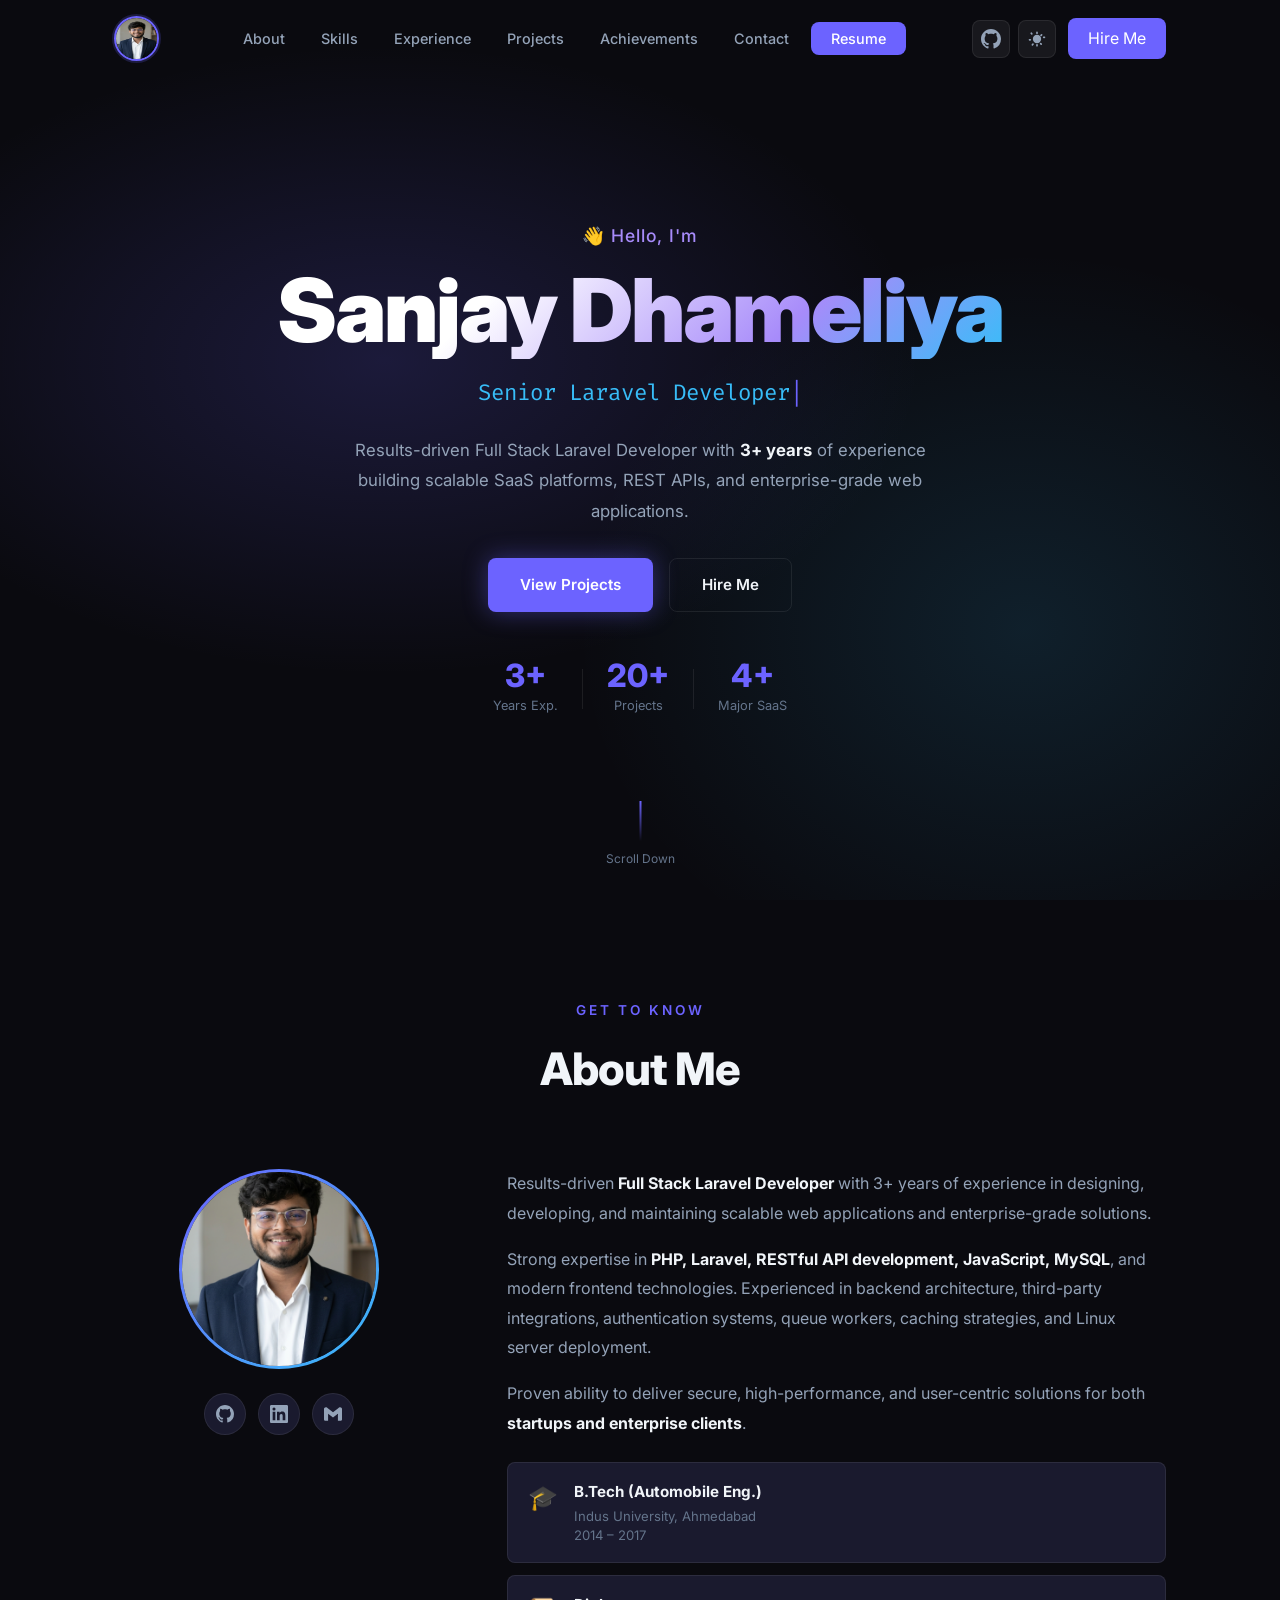
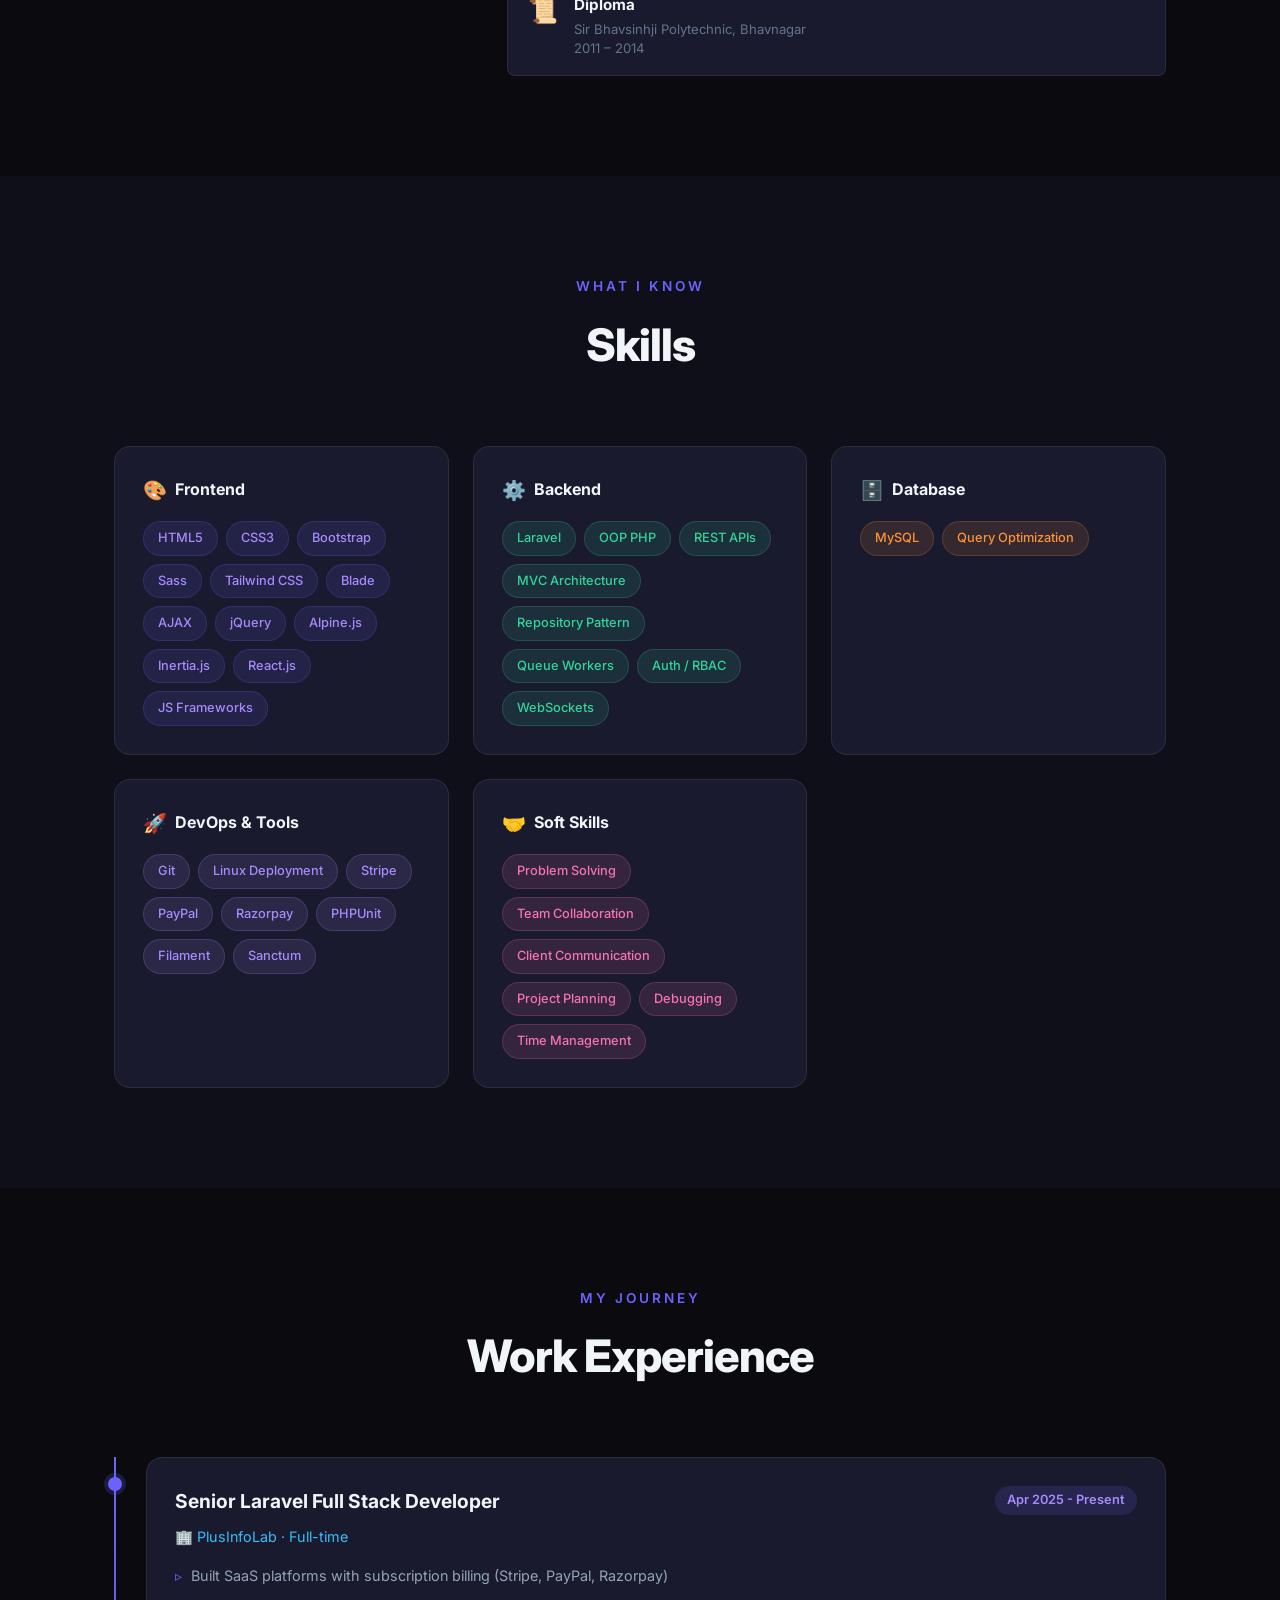
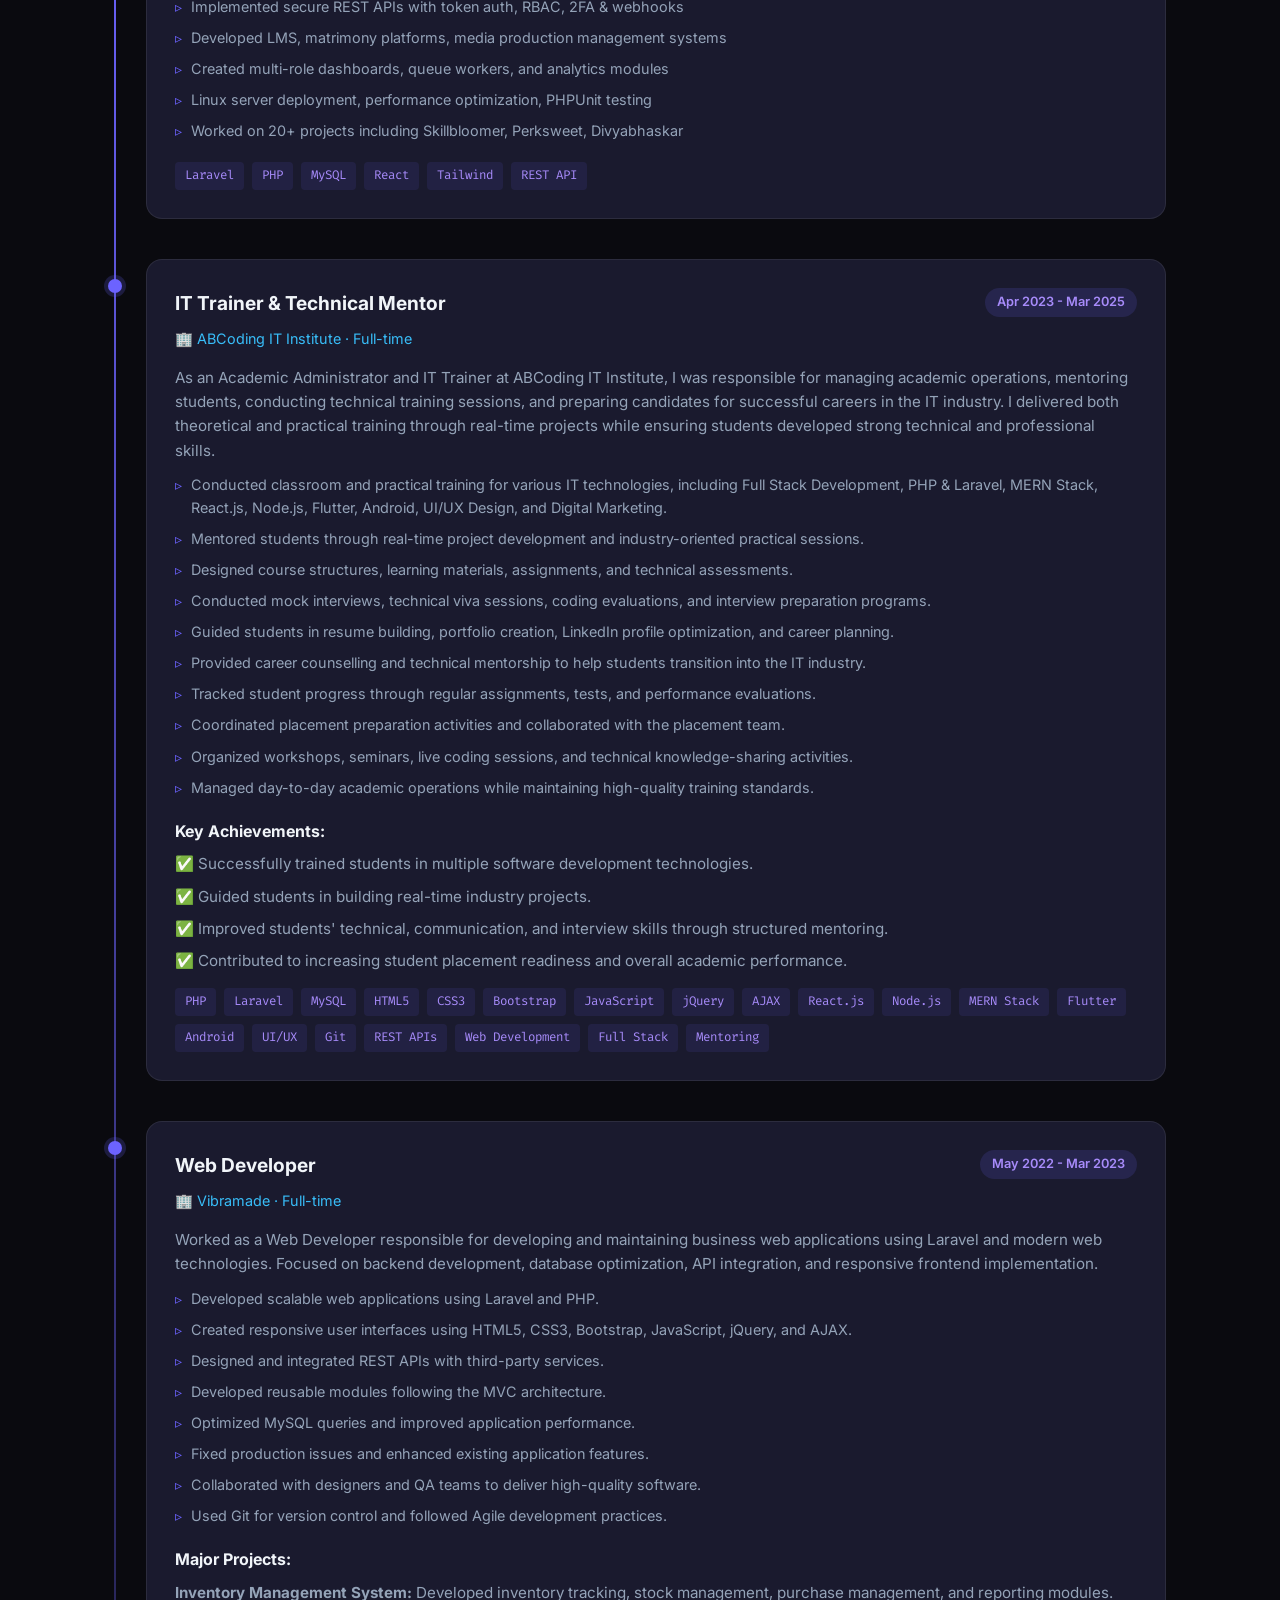
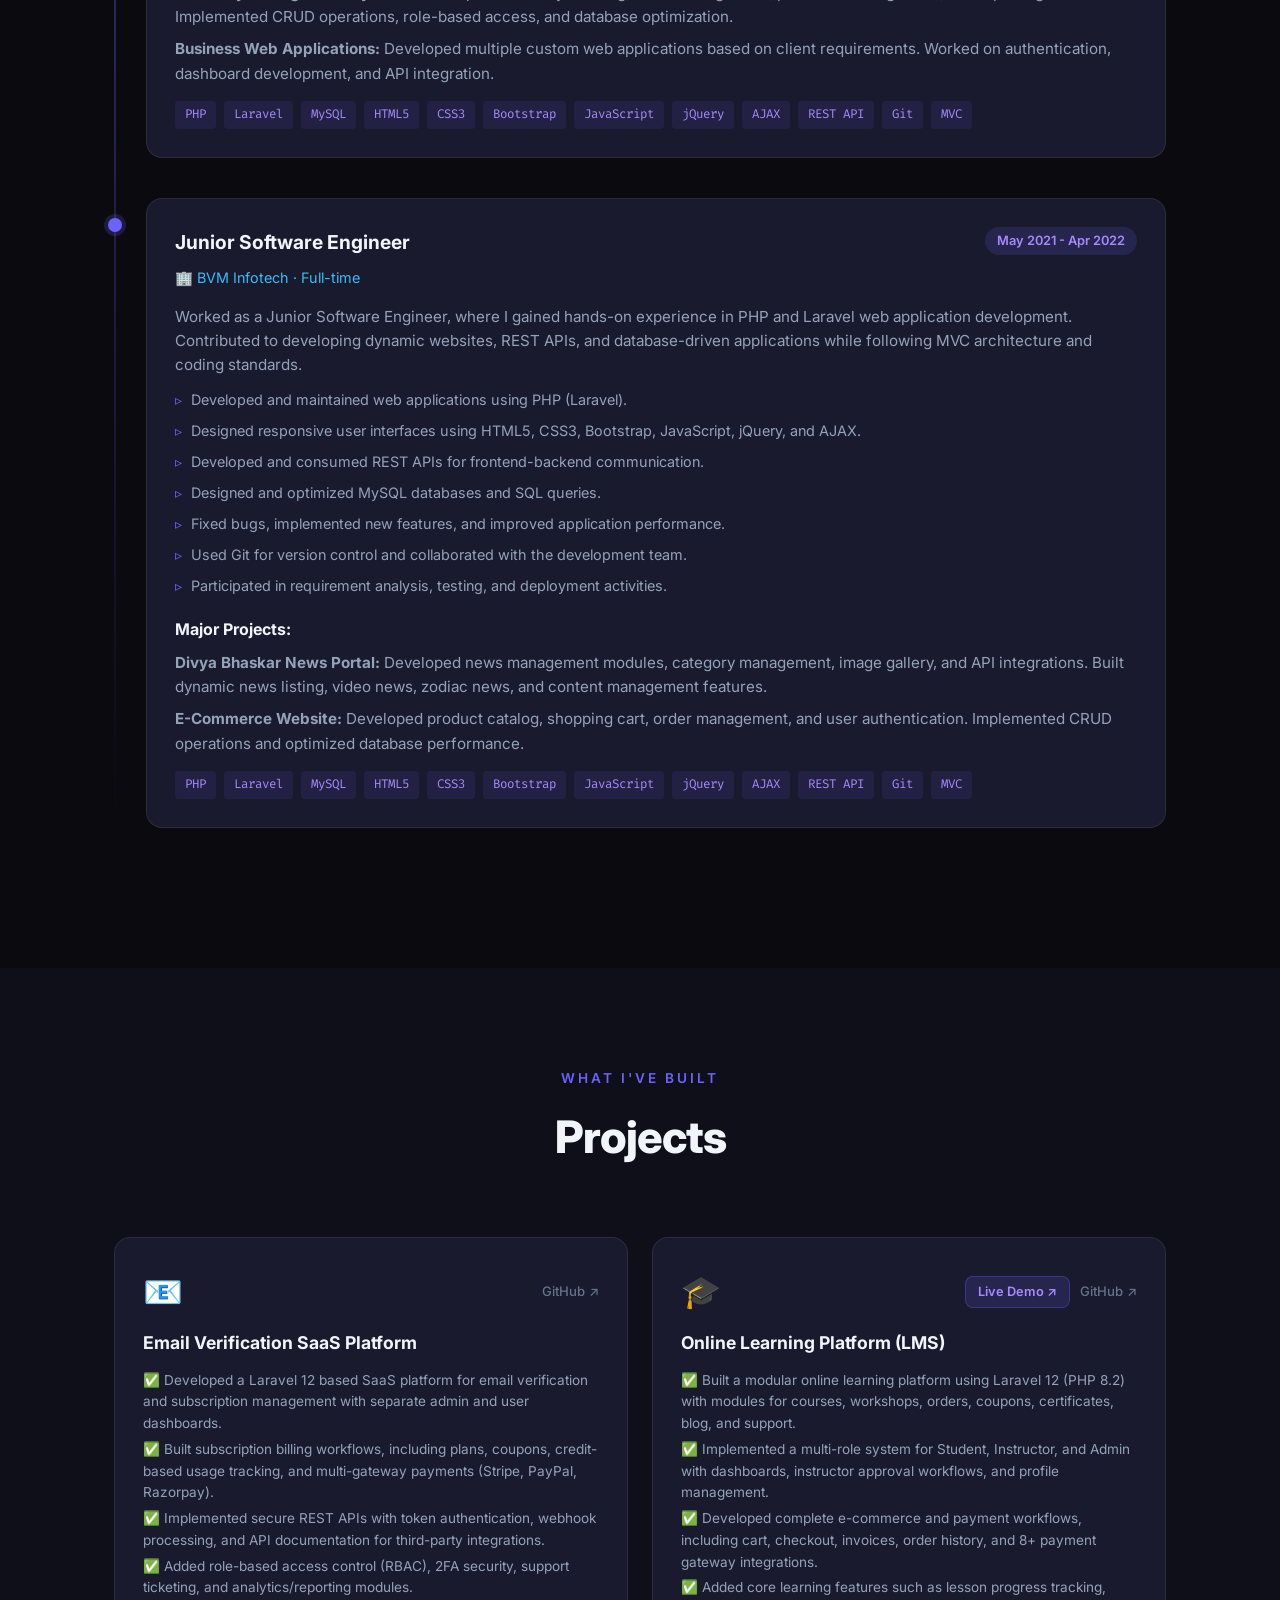
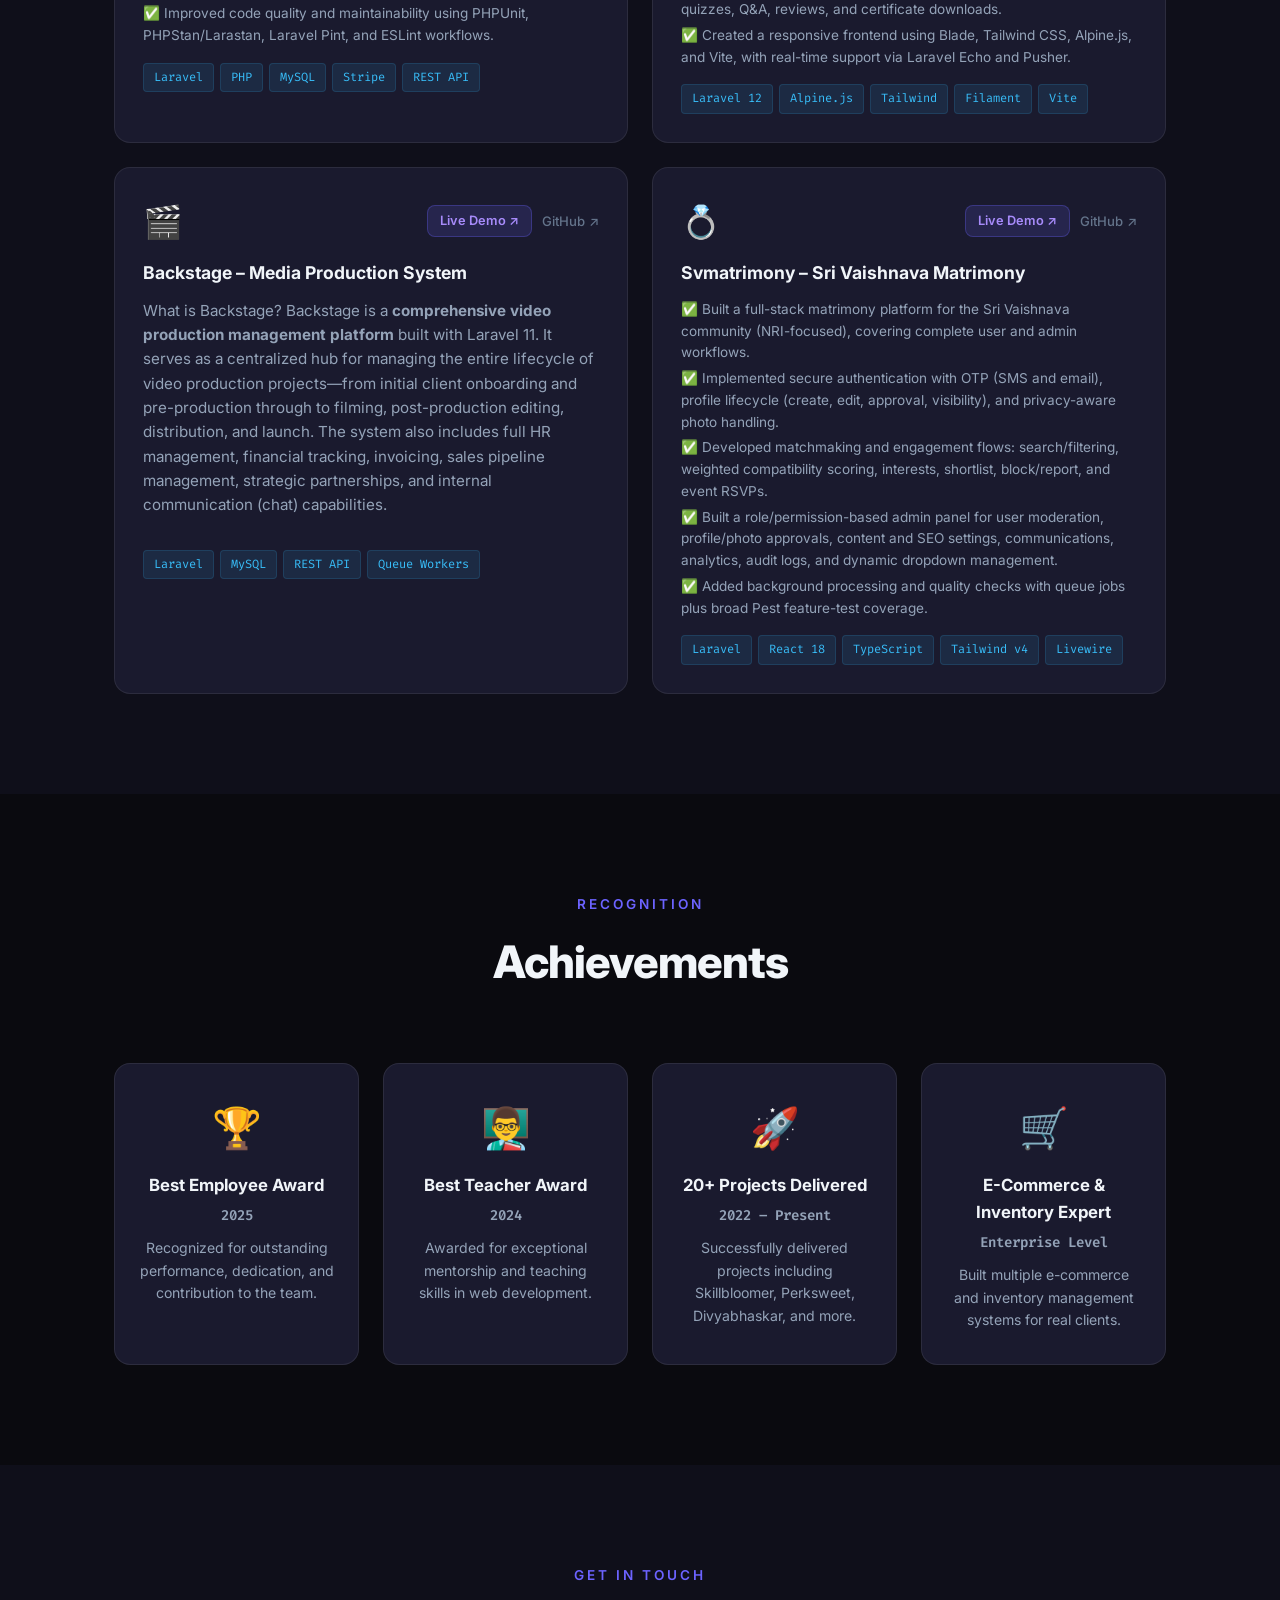
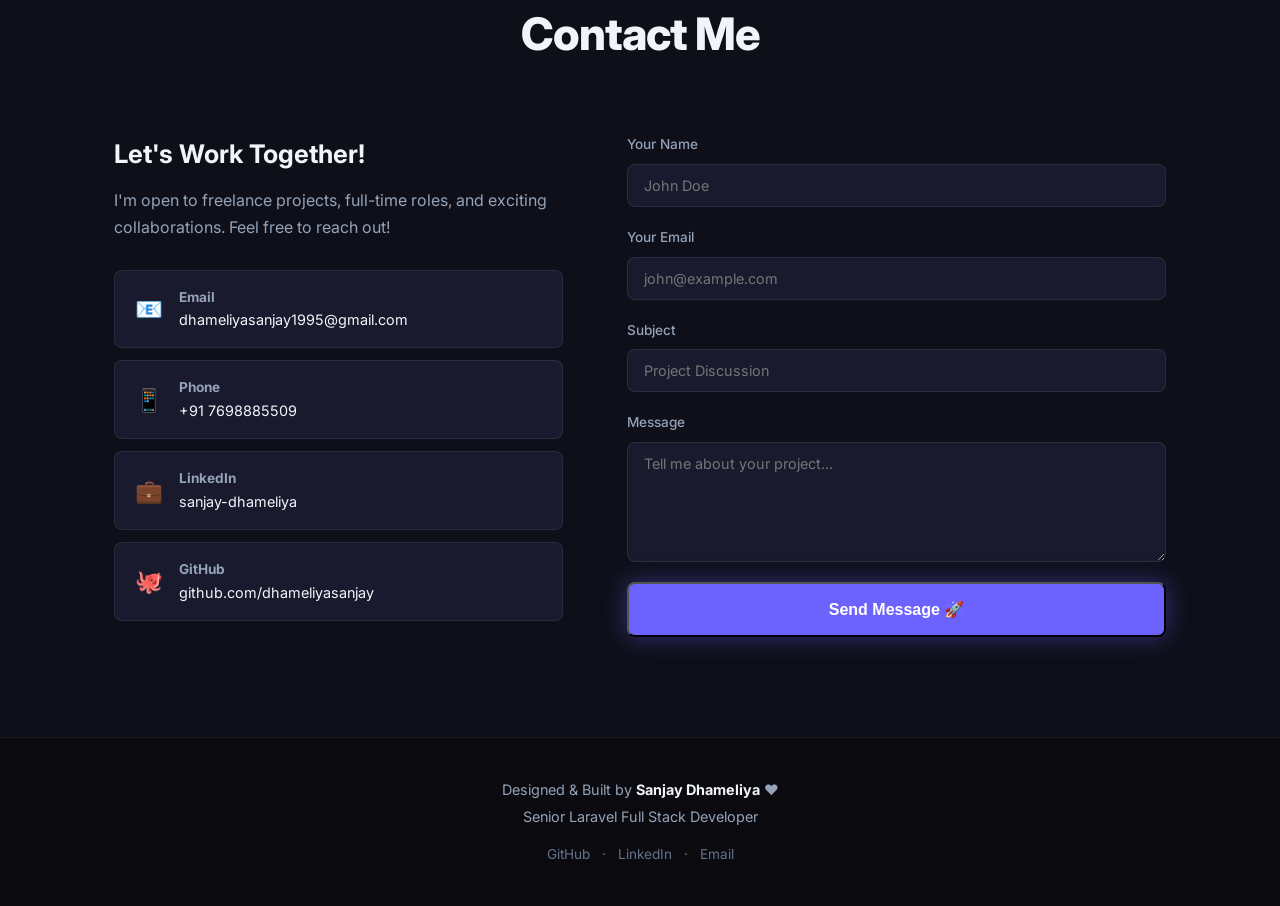
<file: index.html>
<!DOCTYPE html>
<html lang="en">
<head>
  <meta charset="UTF-8" />
  <meta name="viewport" content="width=device-width, initial-scale=1.0" />
  <title>Sanjay Dhameliya | Senior Laravel Full Stack Developer</title>
  <meta name="description" content="Senior Laravel Full Stack Developer with 3+ years experience in SaaS, APIs & Scalable Web Applications." />
  <link rel="preconnect" href="https://fonts.googleapis.com" />
  <link href="https://fonts.googleapis.com/css2?family=Inter:wght@300;400;500;600;700;800;900&family=Fira+Code:wght@400;500&display=swap" rel="stylesheet" />
  <link rel="stylesheet" href="style.css" />
</head>
<body>

  <!-- NAV -->
  <nav class="navbar" id="navbar">
    <div class="nav-container">
      <a href="#hero" class="nav-logo"><img class="dot" src="images/s1.png" alt="SD" /><span ></span></a>
      <ul class="nav-links" id="navLinks">
        <li><a href="#about">About</a></li>
        <li><a href="#skills">Skills</a></li>
        <li><a href="#experience">Experience</a></li>
        <li><a href="#projects">Projects</a></li>
        <li><a href="#achievements">Achievements</a></li>
        <li><a href="#contact">Contact</a></li>
        <li><a href="resume/index.html" target="_blank" class="btn-resume">Resume</a></li>
        <li class="mobile-theme-row" style="display:none;">
          <a href="https://github.com/dhameliyasanjay" target="_blank" class="nav-icon-btn" title="GitHub" aria-label="GitHub">
            <svg viewBox="0 0 24 24" fill="currentColor" width="20" height="20"><path d="M12 0C5.37 0 0 5.37 0 12c0 5.31 3.435 9.795 8.205 11.385.6.105.825-.255.825-.57 0-.285-.015-1.23-.015-2.235-3.015.555-3.795-.735-4.035-1.41-.135-.345-.72-1.41-1.23-1.695-.42-.225-1.02-.78-.015-.795.945-.015 1.62.87 1.845 1.23 1.08 1.815 2.805 1.305 3.495.99.105-.78.42-1.305.765-1.605-2.67-.3-5.46-1.335-5.46-5.925 0-1.305.465-2.385 1.23-3.225-.12-.3-.54-1.53.12-3.18 0 0 1.005-.315 3.3 1.23.96-.27 1.98-.405 3-.405s2.04.135 3 .405c2.295-1.56 3.3-1.23 3.3-1.23.66 1.65.24 2.88.12 3.18.765.84 1.23 1.905 1.23 3.225 0 4.605-2.805 5.625-5.475 5.925.435.375.81 1.095.81 2.22 0 1.605-.015 2.895-.015 3.3 0 .315.225.69.825.57A12.02 12.02 0 0024 12c0-6.63-5.37-12-12-12z"/></svg>
          </a>
          <button class="nav-icon-btn" id="themeToggleMobile" title="Toggle Theme" aria-label="Toggle Theme">
            <svg id="themeIconMobile" viewBox="0 0 24 24" fill="currentColor" width="20" height="20"><path d="M12 3a1 1 0 011 1v1a1 1 0 11-2 0V4a1 1 0 011-1zm0 15a1 1 0 011 1v1a1 1 0 11-2 0v-1a1 1 0 011-1zm9-9a1 1 0 110 2h-1a1 1 0 110-2h1zM4 12a1 1 0 110 2H3a1 1 0 110-2h1zm14.243-5.757a1 1 0 010 1.414l-.707.707a1 1 0 11-1.414-1.414l.707-.707a1 1 0 011.414 0zM7.879 17.536a1 1 0 010 1.414l-.707.707a1 1 0 11-1.414-1.414l.707-.707a1 1 0 011.414 0zm9.9 1.414a1 1 0 01-1.414 0l-.707-.707a1 1 0 011.414-1.414l.707.707a1 1 0 010 1.414zM6.464 6.464a1 1 0 01-1.414 0l-.707-.707A1 1 0 015.757 4.343l.707.707a1 1 0 010 1.414zM12 7a5 5 0 110 10A5 5 0 0112 7z"/></svg>
          </button>
          <span style="color:var(--text3); font-size:0.85rem;">Toggle Theme</span>
        </li>
      </ul>

      <div class="nav-actions">
        <a href="https://github.com/dhameliyasanjay" target="_blank" class="nav-icon-btn" title="GitHub" aria-label="GitHub">
          <svg viewBox="0 0 24 24" fill="currentColor" width="20" height="20"><path d="M12 0C5.37 0 0 5.37 0 12c0 5.31 3.435 9.795 8.205 11.385.6.105.825-.255.825-.57 0-.285-.015-1.23-.015-2.235-3.015.555-3.795-.735-4.035-1.41-.135-.345-.72-1.41-1.23-1.695-.42-.225-1.02-.78-.015-.795.945-.015 1.62.87 1.845 1.23 1.08 1.815 2.805 1.305 3.495.99.105-.78.42-1.305.765-1.605-2.67-.3-5.46-1.335-5.46-5.925 0-1.305.465-2.385 1.23-3.225-.12-.3-.54-1.53.12-3.18 0 0 1.005-.315 3.3 1.23.96-.27 1.98-.405 3-.405s2.04.135 3 .405c2.295-1.56 3.3-1.23 3.3-1.23.66 1.65.24 2.88.12 3.18.765.84 1.23 1.905 1.23 3.225 0 4.605-2.805 5.625-5.475 5.925.435.375.81 1.095.81 2.22 0 1.605-.015 2.895-.015 3.3 0 .315.225.69.825.57A12.02 12.02 0 0024 12c0-6.63-5.37-12-12-12z"/></svg>
        </a>
        <button class="nav-icon-btn" id="themeToggle" title="Toggle Theme" aria-label="Toggle Theme">
          <svg id="themeIcon" viewBox="0 0 24 24" fill="currentColor" width="20" height="20"><path d="M12 3a1 1 0 011 1v1a1 1 0 11-2 0V4a1 1 0 011-1zm0 15a1 1 0 011 1v1a1 1 0 11-2 0v-1a1 1 0 011-1zm9-9a1 1 0 110 2h-1a1 1 0 110-2h1zM4 12a1 1 0 110 2H3a1 1 0 110-2h1zm14.243-5.757a1 1 0 010 1.414l-.707.707a1 1 0 11-1.414-1.414l.707-.707a1 1 0 011.414 0zM7.879 17.536a1 1 0 010 1.414l-.707.707a1 1 0 11-1.414-1.414l.707-.707a1 1 0 011.414 0zm9.9 1.414a1 1 0 01-1.414 0l-.707-.707a1 1 0 011.414-1.414l.707.707a1 1 0 010 1.414zM6.464 6.464a1 1 0 01-1.414 0l-.707-.707A1 1 0 015.757 4.343l.707.707a1 1 0 010 1.414zM12 7a5 5 0 110 10A5 5 0 0112 7z"/></svg>
        </button>
        <a href="#contact" class="btn-resume nav-hire-btn">Hire Me</a>
      </div>
      <button class="hamburger" id="hamburger" aria-label="Menu">
        <span></span><span></span><span></span>
      </button>
    </div>
  </nav>

  <!-- HERO -->
  <section class="hero" id="hero">
    <div class="hero-bg"></div>
    <div class="hero-content">
      <p class="hero-greeting reveal">👋 Hello, I'm</p>
      <h1 class="hero-name reveal">Sanjay Dhameliya</h1>
      <h2 class="hero-role reveal">
        <span class="typed-text" id="typedText"></span><span class="cursor">|</span>
      </h2>
      <p class="hero-desc reveal">
        Results-driven Full Stack Laravel Developer with <strong>3+ years</strong> of experience building scalable SaaS platforms, REST APIs, and enterprise-grade web applications.
      </p>
      <div class="hero-btns reveal">
        <a href="#projects" class="btn-primary">View Projects</a>
        <a href="#contact" class="btn-secondary">Hire Me</a>
      </div>
      <div class="hero-stats reveal">
        <div class="stat"><span class="stat-num">3+</span><span class="stat-label">Years Exp.</span></div>
        <div class="stat-divider"></div>
        <div class="stat"><span class="stat-num">20+</span><span class="stat-label">Projects</span></div>
        <div class="stat-divider"></div>
        <div class="stat"><span class="stat-num">4</span><span class="stat-label">Major SaaS</span></div>
      </div>
    </div>
    <div class="hero-scroll">
      <span></span>
      <p>Scroll Down</p>
    </div>
  </section>

  <!-- ABOUT -->
  <section class="section" id="about">
    <div class="container">
      <div class="section-header reveal">
        <p class="section-tag">Get To Know</p>
        <h2 class="section-title">About Me</h2>
      </div>
      <div class="about-grid">
        <div class="about-image reveal">
          <div class="about-avatar">
            <div class="avatar-inner">
              <img src="images/s1.png" alt="Sanjay Dhameliya" class="avatar-img" />
            </div>
          </div>
          <div class="about-socials">
            <a href="https://github.com/dhameliyasanjay" target="_blank" class="social-link" title="GitHub">
              <svg viewBox="0 0 24 24" fill="currentColor"><path d="M12 0C5.37 0 0 5.37 0 12c0 5.31 3.435 9.795 8.205 11.385.6.105.825-.255.825-.57 0-.285-.015-1.23-.015-2.235-3.015.555-3.795-.735-4.035-1.41-.135-.345-.72-1.41-1.23-1.695-.42-.225-1.02-.78-.015-.795.945-.015 1.62.87 1.845 1.23 1.08 1.815 2.805 1.305 3.495.99.105-.78.42-1.305.765-1.605-2.67-.3-5.46-1.335-5.46-5.925 0-1.305.465-2.385 1.23-3.225-.12-.3-.54-1.53.12-3.18 0 0 1.005-.315 3.3 1.23.96-.27 1.98-.405 3-.405s2.04.135 3 .405c2.295-1.56 3.3-1.23 3.3-1.23.66 1.65.24 2.88.12 3.18.765.84 1.23 1.905 1.23 3.225 0 4.605-2.805 5.625-5.475 5.925.435.375.81 1.095.81 2.22 0 1.605-.015 2.895-.015 3.3 0 .315.225.69.825.57A12.02 12.02 0 0024 12c0-6.63-5.37-12-12-12z"/></svg>
            </a>
            <a href="https://www.linkedin.com/in/sanjay-dhameliya" target="_blank" class="social-link" title="LinkedIn">
              <svg viewBox="0 0 24 24" fill="currentColor"><path d="M20.447 20.452h-3.554v-5.569c0-1.328-.027-3.037-1.852-3.037-1.853 0-2.136 1.445-2.136 2.939v5.667H9.351V9h3.414v1.561h.046c.477-.9 1.637-1.85 3.37-1.85 3.601 0 4.267 2.37 4.267 5.455v6.286zM5.337 7.433a2.062 2.062 0 01-2.063-2.065 2.064 2.064 0 112.063 2.065zm1.782 13.019H3.555V9h3.564v11.452zM22.225 0H1.771C.792 0 0 .774 0 1.729v20.542C0 23.227.792 24 1.771 24h20.451C23.2 24 24 23.227 24 22.271V1.729C24 .774 23.2 0 22.222 0h.003z"/></svg>
            </a>
            <a href="mailto:dhameliyasanjay1995@gmail.com" class="social-link" title="Email">
              <svg viewBox="0 0 24 24" fill="currentColor"><path d="M24 5.457v13.909c0 .904-.732 1.636-1.636 1.636h-3.819V11.73L12 16.64l-6.545-4.91v9.273H1.636A1.636 1.636 0 010 19.366V5.457c0-2.023 2.309-3.178 3.927-1.964L5.455 4.64 12 9.548l6.545-4.91 1.528-1.145C21.69 2.28 24 3.434 24 5.457z"/></svg>
            </a>
          </div>
        </div>
        <div class="about-text reveal">
          <p>Results-driven <strong>Full Stack Laravel Developer</strong> with 3+ years of experience in designing, developing, and maintaining scalable web applications and enterprise-grade solutions.</p>
          <p>Strong expertise in <strong>PHP, Laravel, RESTful API development, JavaScript, MySQL</strong>, and modern frontend technologies. Experienced in backend architecture, third-party integrations, authentication systems, queue workers, caching strategies, and Linux server deployment.</p>
          <p>Proven ability to deliver secure, high-performance, and user-centric solutions for both <strong>startups and enterprise clients</strong>.</p>
          <div class="about-cards">
            <div class="about-card">
              <span class="about-card-icon">🎓</span>
              <div>
                <strong>B.Tech (Automobile Eng.)</strong>
                <p>Indus University, Ahmedabad<br/>2014 – 2017</p>
              </div>
            </div>
            <div class="about-card">
              <span class="about-card-icon">📜</span>
              <div>
                <strong>Diploma</strong>
                <p>Sir Bhavsinhji Polytechnic, Bhavnagar<br/>2011 – 2014</p>
              </div>
            </div>
          </div>
        </div>
      </div>
    </div>
  </section>

  <!-- SKILLS -->
  <section class="section section-dark" id="skills">
    <div class="container">
      <div class="section-header reveal">
        <p class="section-tag">What I Know</p>
        <h2 class="section-title">Skills</h2>
      </div>
      <div class="skills-grid">
        <div class="skill-group reveal">
          <h3 class="skill-group-title"><span class="skill-icon">🎨</span> Frontend</h3>
          <div class="skill-tags">
            <span class="tag">HTML5</span><span class="tag">CSS3</span><span class="tag">Bootstrap</span>
            <span class="tag">Sass</span><span class="tag">Tailwind CSS</span><span class="tag">Blade</span>
            <span class="tag">AJAX</span><span class="tag">jQuery</span><span class="tag">Alpine.js</span>
            <span class="tag">Inertia.js</span><span class="tag">React.js</span><span class="tag">JS Frameworks</span>
          </div>
        </div>
        <div class="skill-group reveal">
          <h3 class="skill-group-title"><span class="skill-icon">⚙️</span> Backend</h3>
          <div class="skill-tags">
            <span class="tag tag-green">Laravel</span><span class="tag tag-green">OOP PHP</span>
            <span class="tag tag-green">REST APIs</span><span class="tag tag-green">MVC Architecture</span>
            <span class="tag tag-green">Repository Pattern</span><span class="tag tag-green">Queue Workers</span>
            <span class="tag tag-green">Auth / RBAC</span><span class="tag tag-green">WebSockets</span>
          </div>
        </div>
        <div class="skill-group reveal">
          <h3 class="skill-group-title"><span class="skill-icon">🗄️</span> Database</h3>
          <div class="skill-tags">
            <span class="tag tag-orange">MySQL</span><span class="tag tag-orange">Query Optimization</span>
          </div>
        </div>
        <div class="skill-group reveal">
          <h3 class="skill-group-title"><span class="skill-icon">🚀</span> DevOps & Tools</h3>
          <div class="skill-tags">
            <span class="tag tag-purple">Git</span><span class="tag tag-purple">Linux Deployment</span>
            <span class="tag tag-purple">Stripe</span><span class="tag tag-purple">PayPal</span>
            <span class="tag tag-purple">Razorpay</span><span class="tag tag-purple">PHPUnit</span>
            <span class="tag tag-purple">Filament</span><span class="tag tag-purple">Sanctum</span>
          </div>
        </div>
        <div class="skill-group reveal">
          <h3 class="skill-group-title"><span class="skill-icon">🤝</span> Soft Skills</h3>
          <div class="skill-tags">
            <span class="tag tag-pink">Problem Solving</span><span class="tag tag-pink">Team Collaboration</span>
            <span class="tag tag-pink">Client Communication</span><span class="tag tag-pink">Project Planning</span>
            <span class="tag tag-pink">Debugging</span><span class="tag tag-pink">Time Management</span>
          </div>
        </div>
      </div>
    </div>
  </section>

  <!-- EXPERIENCE -->
  <section class="section" id="experience">
    <div class="container">
      <div class="section-header reveal">
        <p class="section-tag">My Journey</p>
        <h2 class="section-title">Work Experience</h2>
      </div>
      <div class="timeline">
        <div class="timeline-item reveal">
          <div class="timeline-dot"></div>
          <div class="timeline-card">
            <div class="timeline-header">
              <h3>Senior Laravel Full Stack Developer</h3>
              <span class="timeline-badge">Apr 2025 - Present</span>
            </div>
            <p class="timeline-company">🏢 PlusInfoLab · Full-time</p>
            <ul class="timeline-list">
              <li>Built SaaS platforms with subscription billing (Stripe, PayPal, Razorpay)</li>
              <li>Implemented secure REST APIs with token auth, RBAC, 2FA & webhooks</li>
              <li>Developed LMS, matrimony platforms, media production management systems</li>
              <li>Created multi-role dashboards, queue workers, and analytics modules</li>
              <li>Linux server deployment, performance optimization, PHPUnit testing</li>
              <li>Worked on 20+ projects including Skillbloomer, Perksweet, Divyabhaskar</li>
            </ul>
            <div class="timeline-tech">
              <span>Laravel</span><span>PHP</span><span>MySQL</span><span>React</span><span>Tailwind</span><span>REST API</span>
            </div>
          </div>
        </div>

        <div class="timeline-item reveal">
          <div class="timeline-dot"></div>
          <div class="timeline-card">
            <div class="timeline-header">
              <h3>IT Trainer & Technical Mentor</h3>
              <span class="timeline-badge">Apr 2023 - Mar 2025</span>
            </div>
            <p class="timeline-company">🏢 ABCoding IT Institute · Full-time</p>
            <p style="margin: 10px 0; color: var(--text2); font-size: 0.95rem; line-height: 1.6;">As an Academic Administrator and IT Trainer at ABCoding IT Institute, I was responsible for managing academic operations, mentoring students, conducting technical training sessions, and preparing candidates for successful careers in the IT industry. I delivered both theoretical and practical training through real-time projects while ensuring students developed strong technical and professional skills.</p>
            <ul class="timeline-list">
              <li>Conducted classroom and practical training for various IT technologies, including Full Stack Development, PHP & Laravel, MERN Stack, React.js, Node.js, Flutter, Android, UI/UX Design, and Digital Marketing.</li>
              <li>Mentored students through real-time project development and industry-oriented practical sessions.</li>
              <li>Designed course structures, learning materials, assignments, and technical assessments.</li>
              <li>Conducted mock interviews, technical viva sessions, coding evaluations, and interview preparation programs.</li>
              <li>Guided students in resume building, portfolio creation, LinkedIn profile optimization, and career planning.</li>
              <li>Provided career counselling and technical mentorship to help students transition into the IT industry.</li>
              <li>Tracked student progress through regular assignments, tests, and performance evaluations.</li>
              <li>Coordinated placement preparation activities and collaborated with the placement team.</li>
              <li>Organized workshops, seminars, live coding sessions, and technical knowledge-sharing activities.</li>
              <li>Managed day-to-day academic operations while maintaining high-quality training standards.</li>
            </ul>
            <div style="margin: 15px 0;">
              <strong style="color: var(--text); display: block; margin-bottom: 8px;">Key Achievements:</strong>
              <ul style="list-style: none; padding-left: 0; margin-bottom: 0;">
                <li style="margin-bottom: 8px; color: var(--text2); font-size: 0.95rem; line-height: 1.6;">✅ Successfully trained students in multiple software development technologies.</li>
                <li style="margin-bottom: 8px; color: var(--text2); font-size: 0.95rem; line-height: 1.6;">✅ Guided students in building real-time industry projects.</li>
                <li style="margin-bottom: 8px; color: var(--text2); font-size: 0.95rem; line-height: 1.6;">✅ Improved students' technical, communication, and interview skills through structured mentoring.</li>
                <li style="color: var(--text2); font-size: 0.95rem; line-height: 1.6;">✅ Contributed to increasing student placement readiness and overall academic performance.</li>
              </ul>
            </div>
            <div class="timeline-tech">
              <span>PHP</span><span>Laravel</span><span>MySQL</span><span>HTML5</span><span>CSS3</span><span>Bootstrap</span><span>JavaScript</span><span>jQuery</span><span>AJAX</span><span>React.js</span><span>Node.js</span><span>MERN Stack</span><span>Flutter</span><span>Android</span><span>UI/UX</span><span>Git</span><span>REST APIs</span><span>Web Development</span><span>Full Stack</span><span>Mentoring</span>
            </div>
          </div>
        </div>

        <div class="timeline-item reveal">
          <div class="timeline-dot"></div>
          <div class="timeline-card">
            <div class="timeline-header">
              <h3>Web Developer</h3>
              <span class="timeline-badge">May 2022 - Mar 2023</span>
            </div>
            <p class="timeline-company">🏢 Vibramade · Full-time</p>
            <p style="margin: 10px 0; color: var(--text2); font-size: 0.95rem; line-height: 1.6;">Worked as a Web Developer responsible for developing and maintaining business web applications using Laravel and modern web technologies. Focused on backend development, database optimization, API integration, and responsive frontend implementation.</p>
            <ul class="timeline-list">
              <li>Developed scalable web applications using Laravel and PHP.</li>
              <li>Created responsive user interfaces using HTML5, CSS3, Bootstrap, JavaScript, jQuery, and AJAX.</li>
              <li>Designed and integrated REST APIs with third-party services.</li>
              <li>Developed reusable modules following the MVC architecture.</li>
              <li>Optimized MySQL queries and improved application performance.</li>
              <li>Fixed production issues and enhanced existing application features.</li>
              <li>Collaborated with designers and QA teams to deliver high-quality software.</li>
              <li>Used Git for version control and followed Agile development practices.</li>
            </ul>
            <div style="margin: 15px 0;">
              <strong style="color: var(--text); display: block; margin-bottom: 8px;">Major Projects:</strong>
              <ul style="list-style: none; padding-left: 0; margin-bottom: 0;">
                <li style="margin-bottom: 8px; color: var(--text2); font-size: 0.95rem; line-height: 1.6;"><strong style="color: var(--primary);">Inventory Management System:</strong> Developed inventory tracking, stock management, purchase management, and reporting modules. Implemented CRUD operations, role-based access, and database optimization.</li>
                <li style="color: var(--text2); font-size: 0.95rem; line-height: 1.6;"><strong style="color: var(--primary);">Business Web Applications:</strong> Developed multiple custom web applications based on client requirements. Worked on authentication, dashboard development, and API integration.</li>
              </ul>
            </div>
            <div class="timeline-tech">
              <span>PHP</span><span>Laravel</span><span>MySQL</span><span>HTML5</span><span>CSS3</span><span>Bootstrap</span><span>JavaScript</span><span>jQuery</span><span>AJAX</span><span>REST API</span><span>Git</span><span>MVC</span>
            </div>
          </div>
        </div>

        <div class="timeline-item reveal">
          <div class="timeline-dot"></div>
          <div class="timeline-card">
            <div class="timeline-header">
              <h3>Junior Software Engineer</h3>
              <span class="timeline-badge">May 2021 - Apr 2022</span>
            </div>
            <p class="timeline-company">🏢 BVM Infotech · Full-time</p>
            <p style="margin: 10px 0; color: var(--text2); font-size: 0.95rem; line-height: 1.6;">Worked as a Junior Software Engineer, where I gained hands-on experience in PHP and Laravel web application development. Contributed to developing dynamic websites, REST APIs, and database-driven applications while following MVC architecture and coding standards.</p>
            <ul class="timeline-list">
              <li>Developed and maintained web applications using PHP (Laravel).</li>
              <li>Designed responsive user interfaces using HTML5, CSS3, Bootstrap, JavaScript, jQuery, and AJAX.</li>
              <li>Developed and consumed REST APIs for frontend-backend communication.</li>
              <li>Designed and optimized MySQL databases and SQL queries.</li>
              <li>Fixed bugs, implemented new features, and improved application performance.</li>
              <li>Used Git for version control and collaborated with the development team.</li>
              <li>Participated in requirement analysis, testing, and deployment activities.</li>
            </ul>
            <div style="margin: 15px 0;">
              <strong style="color: var(--text); display: block; margin-bottom: 8px;">Major Projects:</strong>
              <ul style="list-style: none; padding-left: 0; margin-bottom: 0;">
                <li style="margin-bottom: 8px; color: var(--text2); font-size: 0.95rem; line-height: 1.6;"><strong style="color: var(--primary);">Divya Bhaskar News Portal:</strong> Developed news management modules, category management, image gallery, and API integrations. Built dynamic news listing, video news, zodiac news, and content management features.</li>
                <li style="color: var(--text2); font-size: 0.95rem; line-height: 1.6;"><strong style="color: var(--primary);">E-Commerce Website:</strong> Developed product catalog, shopping cart, order management, and user authentication. Implemented CRUD operations and optimized database performance.</li>
              </ul>
            </div>
            <div class="timeline-tech">
              <span>PHP</span><span>Laravel</span><span>MySQL</span><span>HTML5</span><span>CSS3</span><span>Bootstrap</span><span>JavaScript</span><span>jQuery</span><span>AJAX</span><span>REST API</span><span>Git</span><span>MVC</span>
            </div>
          </div>
        </div>
      </div>
    </div>
  </section>

  <!-- PROJECTS -->
  <section class="section section-dark" id="projects">
    <div class="container">
      <div class="section-header reveal">
        <p class="section-tag">What I've Built</p>
        <h2 class="section-title">Projects</h2>
      </div>
      <div class="projects-grid">

        <div class="project-card reveal">
          <div class="project-top">
            <div class="project-icon">📧</div>
            <div class="project-links">
              <a href="https://github.com/dhameliyasanjay" target="_blank" class="proj-link">GitHub ↗</a>
            </div>
          </div>
          <h3>Email Verification SaaS Platform</h3>
          <ul class="project-features">
            <li>✅ Developed a Laravel 12 based SaaS platform for email verification and subscription management with separate admin and user dashboards.</li>
            <li>✅ Built subscription billing workflows, including plans, coupons, credit-based usage tracking, and multi-gateway payments (Stripe, PayPal, Razorpay).</li>
            <li>✅ Implemented secure REST APIs with token authentication, webhook processing, and API documentation for third-party integrations.</li>
            <li>✅ Added role-based access control (RBAC), 2FA security, support ticketing, and analytics/reporting modules.</li>
            <li>✅ Improved code quality and maintainability using PHPUnit, PHPStan/Larastan, Laravel Pint, and ESLint workflows.</li>
          </ul>
          <div class="project-tech">
            <span>Laravel</span><span>PHP</span><span>MySQL</span><span>Stripe</span><span>REST API</span>
          </div>
        </div>

        <div class="project-card reveal">
          <div class="project-top">
            <div class="project-icon">🎓</div>
            <div class="project-links">
              <a href="https://skillbloomer.com/" target="_blank" class="proj-link proj-link-demo">Live Demo ↗</a>
              <a href="https://github.com/dhameliyasanjay" target="_blank" class="proj-link">GitHub ↗</a>
            </div>
          </div>
          <h3>Online Learning Platform (LMS)</h3>
          <ul class="project-features">
            <li>✅ Built a modular online learning platform using Laravel 12 (PHP 8.2) with modules for courses, workshops, orders, coupons, certificates, blog, and support.</li>
            <li>✅ Implemented a multi-role system for Student, Instructor, and Admin with dashboards, instructor approval workflows, and profile management.</li>
            <li>✅ Developed complete e-commerce and payment workflows, including cart, checkout, invoices, order history, and 8+ payment gateway integrations.</li>
            <li>✅ Added core learning features such as lesson progress tracking, quizzes, Q&A, reviews, and certificate downloads.</li>
            <li>✅ Created a responsive frontend using Blade, Tailwind CSS, Alpine.js, and Vite, with real-time support via Laravel Echo and Pusher.</li>
          </ul>
          <div class="project-tech">
            <span>Laravel 12</span><span>Alpine.js</span><span>Tailwind</span><span>Filament</span><span>Vite</span>
          </div>
        </div>

        <div class="project-card reveal">
          <div class="project-top">
            <div class="project-icon">🎬</div>
            <div class="project-links">
              <a href="https://backstage.acumenmedia.com/login" target="_blank" class="proj-link proj-link-demo">Live Demo ↗</a>
              <a href="https://github.com/dhameliyasanjay" target="_blank" class="proj-link">GitHub ↗</a>
            </div>
          </div>
          <h3>Backstage – Media Production System</h3>
          <p style="margin-bottom: 1rem; color: var(--text2); font-size: 0.95rem; line-height: 1.6;">What is Backstage? Backstage is a <strong>comprehensive video production management platform</strong> built with Laravel 11. It serves as a centralized hub for managing the entire lifecycle of video production projects—from initial client onboarding and pre-production through to filming, post-production editing, distribution, and launch. The system also includes full HR management, financial tracking, invoicing, sales pipeline management, strategic partnerships, and internal communication (chat) capabilities.</p>
          <div class="project-tech">
            <span>Laravel</span><span>MySQL</span><span>REST API</span><span>Queue Workers</span>
          </div>
        </div>

        <div class="project-card reveal">
          <div class="project-top">
            <div class="project-icon">💍</div>
            <div class="project-links">
              <a href="https://svmatrimony.com/" target="_blank" class="proj-link proj-link-demo">Live Demo ↗</a>
              <a href="https://github.com/dhameliyasanjay" target="_blank" class="proj-link">GitHub ↗</a>
            </div>
          </div>
          <h3>Svmatrimony – Sri Vaishnava Matrimony</h3>
          <ul class="project-features">
            <li>✅ Built a full-stack matrimony platform for the Sri Vaishnava community (NRI-focused), covering complete user and admin workflows.</li>
            <li>✅ Implemented secure authentication with OTP (SMS and email), profile lifecycle (create, edit, approval, visibility), and privacy-aware photo handling.</li>
            <li>✅ Developed matchmaking and engagement flows: search/filtering, weighted compatibility scoring, interests, shortlist, block/report, and event RSVPs.</li>
            <li>✅ Built a role/permission-based admin panel for user moderation, profile/photo approvals, content and SEO settings, communications, analytics, audit logs, and dynamic dropdown management.</li>
            <li>✅ Added background processing and quality checks with queue jobs plus broad Pest feature-test coverage.</li>
          </ul>
          <div class="project-tech">
            <span>Laravel</span><span>React 18</span><span>TypeScript</span><span>Tailwind v4</span><span>Livewire</span>
          </div>
        </div>

      </div>
    </div>
  </section>

  <!-- ACHIEVEMENTS -->
  <section class="section" id="achievements">
    <div class="container">
      <div class="section-header reveal">
        <p class="section-tag">Recognition</p>
        <h2 class="section-title">Achievements</h2>
      </div>
      <div class="achievements-grid">
        <div class="achievement-card reveal">
          <div class="achievement-icon">🏆</div>
          <h3>Best Employee Award</h3>
          <p class="achievement-year">2025</p>
          <p>Recognized for outstanding performance, dedication, and contribution to the team.</p>
        </div>
        <div class="achievement-card reveal">
          <div class="achievement-icon">👨‍🏫</div>
          <h3>Best Teacher Award</h3>
          <p class="achievement-year">2024</p>
          <p>Awarded for exceptional mentorship and teaching skills in web development.</p>
        </div>
        <div class="achievement-card reveal">
          <div class="achievement-icon">🚀</div>
          <h3>20+ Projects Delivered</h3>
          <p class="achievement-year">2022 – Present</p>
          <p>Successfully delivered projects including Skillbloomer, Perksweet, Divyabhaskar, and more.</p>
        </div>
        <div class="achievement-card reveal">
          <div class="achievement-icon">🛒</div>
          <h3>E-Commerce & Inventory Expert</h3>
          <p class="achievement-year">Enterprise Level</p>
          <p>Built multiple e-commerce and inventory management systems for real clients.</p>
        </div>
      </div>
    </div>
  </section>

  <!-- CONTACT -->
  <section class="section section-dark" id="contact">
    <div class="container">
      <div class="section-header reveal">
        <p class="section-tag">Get In Touch</p>
        <h2 class="section-title">Contact Me</h2>
      </div>
      <div class="contact-grid">
        <div class="contact-info reveal">
          <h3>Let's Work Together!</h3>
          <p>I'm open to freelance projects, full-time roles, and exciting collaborations. Feel free to reach out!</p>
          <div class="contact-items">
            <a href="mailto:dhameliyasanjay1995@gmail.com" class="contact-item">
              <span class="contact-item-icon">📧</span>
              <div>
                <strong>Email</strong>
                <p>dhameliyasanjay1995@gmail.com</p>
              </div>
            </a>
            <a href="tel:+917698885509" class="contact-item">
              <span class="contact-item-icon">📱</span>
              <div>
                <strong>Phone</strong>
                <p>+91 7698885509</p>
              </div>
            </a>
            <a href="https://www.linkedin.com/in/sanjay-dhameliya" target="_blank" class="contact-item">
              <span class="contact-item-icon">💼</span>
              <div>
                <strong>LinkedIn</strong>
                <p>sanjay-dhameliya</p>
              </div>
            </a>
            <a href="https://github.com/dhameliyasanjay" target="_blank" class="contact-item">
              <span class="contact-item-icon">🐙</span>
              <div>
                <strong>GitHub</strong>
                <p>github.com/dhameliyasanjay</p>
              </div>
            </a>
          </div>
        </div>
        <form class="contact-form reveal" id="contactForm" onsubmit="handleSubmit(event)">
          <input type="hidden" name="access_key" value="dfaa5442-b829-437f-b091-4a8f29322aba" />
          <div class="form-group">
            <label for="name">Your Name</label>
            <input type="text" id="name" name="name" placeholder="John Doe" required />
          </div>
          <div class="form-group">
            <label for="email">Your Email</label>
            <input type="email" id="email" name="email" placeholder="john@example.com" required />
          </div>
          <div class="form-group">
            <label for="subject">Subject</label>
            <input type="text" id="subject" name="subject" placeholder="Project Discussion" required />
          </div>
          <div class="form-group">
            <label for="message">Message</label>
            <textarea id="message" name="message" rows="5" placeholder="Tell me about your project..." required></textarea>
          </div>
          <button type="submit" class="btn-primary btn-full" id="submitBtn">Send Message 🚀</button>
        </form>
      </div>
    </div>
  </section>

  <!-- FOOTER -->
  <footer class="footer">
    <div class="container">
      <p>Designed & Built by <strong>Sanjay Dhameliya</strong> ❤️</p>
      <p class="footer-sub">Senior Laravel Full Stack Developer</p>
      <div class="footer-socials">
        <a href="https://github.com/dhameliyasanjay" target="_blank">GitHub</a>
        <span>·</span>
        <a href="https://www.linkedin.com/in/sanjay-dhameliya" target="_blank">LinkedIn</a>
        <span>·</span>
        <a href="mailto:dhameliyasanjay1995@gmail.com">Email</a>
      </div>
    </div>
  </footer>

  <script src="script.js"></script>
</body>
</html>
</file>
<file: style.css>
/* ===========================
   SANJAY DHAMELIYA - PORTFOLIO
   =========================== */

@import url('https://fonts.googleapis.com/css2?family=Inter:wght@300;400;500;600;700;800;900&family=Fira+Code:wght@400;500&display=swap');

:root {
  --bg: #0a0a0f;
  --bg2: #0f0f1a;
  --bg3: #13131f;
  --card: #1a1a2e;
  --card2: #16213e;
  --border: rgba(255,255,255,0.08);
  --accent: #6c63ff;
  --accent2: #a78bfa;
  --accent3: #38bdf8;
  --green: #34d399;
  --orange: #fb923c;
  --pink: #f472b6;
  --text: #f1f5f9;
  --text2: #94a3b8;
  --text3: #64748b;
  --radius: 16px;
  --radius-sm: 8px;
  --shadow: 0 4px 32px rgba(108,99,255,0.15);
  --transition: 0.3s cubic-bezier(0.4,0,0.2,1);
}

*, *::before, *::after { margin: 0; padding: 0; box-sizing: border-box; }

html { scroll-behavior: smooth; }

body {
  font-family: 'Inter', sans-serif;
  background: var(--bg);
  color: var(--text);
  line-height: 1.6;
  overflow-x: hidden;
}

a { text-decoration: none; color: inherit; }
ul { list-style: none; }

.container { max-width: 1100px; margin: 0 auto; padding: 0 24px; }

/* ===== NAVBAR ===== */
.navbar {
  position: fixed; top: 0; left: 0; right: 0; z-index: 1000;
  padding: 16px 0;
  transition: var(--transition);
}
.navbar.scrolled {
  background: rgba(10,10,15,0.95);
  backdrop-filter: blur(20px);
  border-bottom: 1px solid transparent;
  padding: 12px 0;
}
.nav-container {
  max-width: 1100px; margin: 0 auto; padding: 0 24px;
  display: flex; align-items: center; justify-content: space-between;
}
.nav-logo {
  display: inline-flex; align-items: center; gap: 4px;
  font-size: 1.6rem; font-weight: 900; color: var(--text);
  letter-spacing: -1px;
}
.nav-logo .dot {
  width: 45px; height: 45px; display: inline-flex; align-items: center; justify-content: center;
  border-radius: 50%; overflow: hidden; border: 2px solid var(--accent);
  box-shadow: 0 0 0 2px rgba(108,99,255,0.2); flex-shrink: 0;
}
.nav-logo .dot img {
  width: 100%; height: 100%; object-fit: cover; display: block;
}
.nav-links { display: flex; align-items: center; gap: 8px; }
.nav-links a {
  padding: 8px 14px; border-radius: var(--radius-sm);
  font-size: 0.9rem; font-weight: 500; color: var(--text2);
  transition: var(--transition);
}
.nav-links a:hover { color: var(--text); background: rgba(255,255,255,0.06); }
.btn-resume {
  background: var(--accent) !important;
  color: #fff !important;
  padding: 8px 20px !important;
  border-radius: var(--radius-sm) !important;
}
.btn-resume:hover { background: var(--accent2) !important; transform: translateY(-1px); }
.nav-actions {
  display: flex; align-items: center; gap: 8px;
}
.nav-icon-btn {
  display: inline-flex; align-items: center; justify-content: center;
  width: 38px; height: 38px; border-radius: var(--radius-sm);
  background: rgba(255,255,255,0.06); border: 1px solid var(--border);
  color: var(--text2); cursor: pointer; transition: var(--transition);
  text-decoration: none;
}
.nav-icon-btn:hover {
  background: rgba(108,99,255,0.15); border-color: var(--accent);
  color: var(--text); transform: translateY(-1px);
}
.nav-hire-btn {
  padding: 8px 20px !important; margin-left: 4px;
}
.hamburger {
  display: none; background: none; border: none; cursor: pointer;
  flex-direction: column; gap: 5px; padding: 4px;
}
.hamburger span {
  display: block; width: 24px; height: 2px;
  background: var(--text); border-radius: 2px;
  transition: var(--transition);
}

/* ===== HERO ===== */
.hero {
  min-height: 100vh; display: flex; align-items: center;
  position: relative; overflow: hidden; padding: 80px 24px 40px;
}
.hero-bg {
  position: absolute; inset: 0; z-index: 0;
  background:
    radial-gradient(ellipse 60% 50% at 30% 40%, rgba(108,99,255,0.18) 0%, transparent 70%),
    radial-gradient(ellipse 50% 60% at 80% 70%, rgba(56,189,248,0.12) 0%, transparent 70%);
}
.hero-content {
  position: relative; z-index: 1;
  max-width: 750px; margin: 0 auto; text-align: center;
}
.hero-greeting {
  font-size: 1.1rem; color: var(--accent2); font-weight: 500;
  margin-bottom: 12px; letter-spacing: 1px;
}
.hero-name {
  font-size: clamp(3rem, 8vw, 5.5rem);
  font-weight: 900; letter-spacing: -2px;
  background: linear-gradient(135deg, #fff 30%, var(--accent2) 70%, var(--accent3));
  -webkit-background-clip: text; -webkit-text-fill-color: transparent;
  background-clip: text; line-height: 1.1; margin-bottom: 16px;
}
.hero-role {
  font-size: clamp(1rem, 3vw, 1.4rem); font-weight: 400;
  color: var(--text2); margin-bottom: 24px; min-height: 2rem;
  font-family: 'Fira Code', monospace;
}
.typed-text { color: var(--accent3); }
.cursor { animation: blink 1s infinite; color: var(--accent); }
@keyframes blink { 0%,100%{opacity:1} 50%{opacity:0} }
.hero-desc {
  font-size: 1.05rem; color: var(--text2); max-width: 580px;
  margin: 0 auto 32px; line-height: 1.8;
}
.hero-desc strong { color: var(--text); }
.hero-btns { display: flex; gap: 16px; justify-content: center; flex-wrap: wrap; margin-bottom: 48px; }
.btn-primary {
  display: inline-flex; align-items: center; gap: 8px;
  padding: 14px 32px; border-radius: var(--radius-sm);
  background: var(--accent); color: #fff; font-weight: 600;
  font-size: 0.95rem; transition: var(--transition);
  box-shadow: 0 0 24px rgba(108,99,255,0.4);
}
.btn-primary:hover {
  transform: translateY(-2px); background: var(--accent2);
  box-shadow: 0 0 36px rgba(108,99,255,0.6);
}
.btn-secondary {
  display: inline-flex; align-items: center; gap: 8px;
  padding: 14px 32px; border-radius: var(--radius-sm);
  background: transparent; color: var(--text);
  border: 1.5px solid var(--border); font-weight: 600;
  font-size: 0.95rem; transition: var(--transition);
}
.btn-secondary:hover {
  border-color: var(--accent); color: var(--accent);
  transform: translateY(-2px); background: rgba(108,99,255,0.08);
}
.hero-stats {
  display: flex; align-items: center; justify-content: center;
  gap: 24px; flex-wrap: wrap;
}
.stat { text-align: center; }
.stat-num {
  display: block; font-size: 2rem; font-weight: 800;
  color: var(--accent); line-height: 1;
}
.stat-label { font-size: 0.8rem; color: var(--text3); margin-top: 4px; }
.stat-divider { width: 1px; height: 40px; background: var(--border); }
.hero-scroll {
  position: absolute; bottom: 32px; left: 50%; transform: translateX(-50%);
  display: flex; flex-direction: column; align-items: center; gap: 8px;
  color: var(--text3); font-size: 0.75rem;
}
.hero-scroll span {
  width: 2px; height: 40px;
  background: linear-gradient(to bottom, var(--accent), transparent);
  animation: scrollAnim 1.5s ease-in-out infinite;
}
@keyframes scrollAnim {
  0% { opacity: 0; transform: scaleY(0); transform-origin: top; }
  50% { opacity: 1; }
  100% { opacity: 0; transform: scaleY(1); transform-origin: bottom; }
}

/* ===== SECTIONS ===== */
.section { padding: 100px 0; }
.section-dark { background: var(--bg2); }
.section-header { text-align: center; margin-bottom: 64px; }
.section-tag {
  font-size: 0.85rem; font-weight: 600; color: var(--accent);
  text-transform: uppercase; letter-spacing: 3px; margin-bottom: 12px;
}
.section-title {
  font-size: clamp(2rem, 5vw, 2.8rem); font-weight: 800;
  letter-spacing: -1px; color: var(--text);
}

/* ===== ABOUT ===== */
.about-grid {
  display: grid; grid-template-columns: 1fr 2fr; gap: 64px; align-items: start;
}
.about-image { display: flex; flex-direction: column; align-items: center; gap: 24px; }
.about-avatar {
  width: 200px; height: 200px; border-radius: 50%;
  background: linear-gradient(135deg, var(--accent), var(--accent3));
  padding: 3px; position: relative;
}
.avatar-inner {
  width: 100%; height: 100%; border-radius: 50%;
  background: var(--card); display: flex; align-items: center; justify-content: center;
  font-size: 3.5rem; font-weight: 900; color: var(--accent);
  letter-spacing: -2px;
}
.avatar-img {
  width: 100%;
  height: 100%;
  border-radius: 50%;
  display: block;
  object-fit: cover;
}
.about-socials { display: flex; gap: 12px; }
.social-link {
  width: 42px; height: 42px; border-radius: 50%;
  background: var(--card); border: 1px solid var(--border);
  display: flex; align-items: center; justify-content: center;
  color: var(--text2); transition: var(--transition);
}
.social-link svg { width: 18px; height: 18px; }
.social-link:hover {
  background: var(--accent); color: #fff;
  border-color: var(--accent); transform: translateY(-2px);
}
.about-text { display: flex; flex-direction: column; gap: 16px; }
.about-text p { color: var(--text2); line-height: 1.85; }
.about-text strong { color: var(--text); }
.about-cards { display: flex; flex-direction: column; gap: 12px; margin-top: 8px; }
.about-card {
  display: flex; align-items: flex-start; gap: 16px;
  padding: 16px 20px; border-radius: var(--radius-sm);
  background: var(--card); border: 1px solid var(--border);
  transition: var(--transition);
}
.about-card:hover { border-color: var(--accent); transform: translateX(4px); }
.about-card-icon { font-size: 1.5rem; }
.about-card strong { color: var(--text); font-size: 0.95rem; }
.about-card p { color: var(--text3); font-size: 0.82rem; margin-top: 2px; line-height: 1.5; }

/* ===== SKILLS ===== */
.skills-grid { display: grid; grid-template-columns: repeat(auto-fit, minmax(300px, 1fr)); gap: 24px; }
.skill-group {
  background: var(--card); border: 1px solid var(--border);
  border-radius: var(--radius); padding: 28px;
  transition: var(--transition);
}
.skill-group:hover { border-color: var(--accent); transform: translateY(-4px); box-shadow: var(--shadow); }
.skill-group-title {
  font-size: 1rem; font-weight: 700; margin-bottom: 16px;
  display: flex; align-items: center; gap: 8px; color: var(--text);
}
.skill-icon { font-size: 1.2rem; }
.skill-tags { display: flex; flex-wrap: wrap; gap: 8px; }
.tag {
  padding: 6px 14px; border-radius: 100px;
  font-size: 0.8rem; font-weight: 500;
  background: rgba(108,99,255,0.12); color: var(--accent2);
  border: 1px solid rgba(108,99,255,0.2);
  transition: var(--transition);
}
.tag:hover { background: var(--accent); color: #fff; }
.tag-green { background: rgba(52,211,153,0.12); color: var(--green); border-color: rgba(52,211,153,0.2); }
.tag-green:hover { background: var(--green); color: #000; }
.tag-orange { background: rgba(251,146,60,0.12); color: var(--orange); border-color: rgba(251,146,60,0.2); }
.tag-orange:hover { background: var(--orange); color: #000; }
.tag-purple { background: rgba(167,139,250,0.12); color: var(--accent2); border-color: rgba(167,139,250,0.2); }
.tag-purple:hover { background: var(--accent2); color: #000; }
.tag-pink { background: rgba(244,114,182,0.12); color: var(--pink); border-color: rgba(244,114,182,0.2); }
.tag-pink:hover { background: var(--pink); color: #000; }

/* ===== TIMELINE ===== */
.timeline { position: relative; padding-left: 32px; }
.timeline::before {
  content: ''; position: absolute; left: 0; top: 0; bottom: 0;
  width: 2px; background: linear-gradient(to bottom, var(--accent), transparent);
}
.timeline-item { position: relative; margin-bottom: 40px; }
.timeline-dot {
  position: absolute; left: -38px; top: 20px;
  width: 14px; height: 14px; border-radius: 50%;
  background: var(--accent); box-shadow: 0 0 0 4px rgba(108,99,255,0.2);
}
.timeline-card {
  background: var(--card); border: 1px solid var(--border);
  border-radius: var(--radius); padding: 28px;
  transition: var(--transition);
}
.timeline-card:hover { border-color: var(--accent); transform: translateX(4px); }
.timeline-header {
  display: flex; align-items: flex-start; justify-content: space-between;
  gap: 12px; margin-bottom: 8px; flex-wrap: wrap;
}
.timeline-header h3 { font-size: 1.2rem; font-weight: 700; color: var(--text); }
.timeline-badge {
  padding: 4px 12px; background: rgba(108,99,255,0.15);
  color: var(--accent2); border-radius: 100px; font-size: 0.8rem; font-weight: 600;
  white-space: nowrap;
}
.timeline-company { color: var(--accent3); font-size: 0.9rem; margin-bottom: 16px; }
.timeline-list { display: flex; flex-direction: column; gap: 8px; margin-bottom: 20px; }
.timeline-list li { color: var(--text2); font-size: 0.9rem; padding-left: 16px; position: relative; }
.timeline-list li::before {
  content: '▹'; position: absolute; left: 0; color: var(--accent);
}
.timeline-tech { display: flex; flex-wrap: wrap; gap: 8px; }
.timeline-tech span {
  padding: 4px 10px; border-radius: 4px;
  background: rgba(108,99,255,0.1); color: var(--accent2);
  font-size: 0.78rem; font-family: 'Fira Code', monospace;
}

/* ===== PROJECTS ===== */
.projects-grid { display: grid; grid-template-columns: repeat(auto-fit, minmax(480px, 1fr)); gap: 24px; }
.project-card {
  background: var(--card); border: 1px solid var(--border);
  border-radius: var(--radius); padding: 28px;
  display: flex; flex-direction: column; gap: 12px;
  transition: var(--transition); position: relative; overflow: hidden;
}
.project-card::before {
  content: ''; position: absolute; top: 0; left: 0; right: 0; height: 3px;
  background: linear-gradient(90deg, var(--accent), var(--accent3));
  transform: scaleX(0); transition: var(--transition);
}
.project-card:hover::before { transform: scaleX(1); }
.project-card:hover { border-color: var(--accent); transform: translateY(-6px); box-shadow: var(--shadow); }
.project-top { display: flex; justify-content: space-between; align-items: center; }
.project-icon { font-size: 2rem; }
.project-links {
  display: flex; align-items: center; gap: 10px;
}
.proj-link {
  font-size: 0.82rem; color: var(--text3); font-weight: 500;
  transition: var(--transition); white-space: nowrap;
}
.proj-link:hover { color: var(--accent2); }
.proj-link-demo {
  display: inline-flex; align-items: center;
  padding: 5px 12px; border-radius: var(--radius-sm);
  background: rgba(108,99,255,0.15); color: var(--accent2);
  border: 1px solid rgba(108,99,255,0.3);
  font-size: 0.8rem; font-weight: 600;
  transition: var(--transition);
}
.proj-link-demo:hover {
  background: var(--accent); color: #fff;
  border-color: var(--accent); transform: translateY(-1px);
  box-shadow: 0 4px 16px rgba(108,99,255,0.3);
}
.project-card h3 { font-size: 1.1rem; font-weight: 700; color: var(--text); }
.project-card > p { color: var(--text2); font-size: 0.9rem; line-height: 1.7; }
.project-features { display: flex; flex-direction: column; gap: 4px; }
.project-features li { font-size: 0.85rem; color: var(--text2); }
.project-tech { display: flex; flex-wrap: wrap; gap: 6px; margin-top: 4px; }
.project-tech span {
  padding: 4px 10px; border-radius: 4px;
  background: rgba(56,189,248,0.1); color: var(--accent3);
  font-size: 0.75rem; font-family: 'Fira Code', monospace;
  border: 1px solid rgba(56,189,248,0.15);
}

/* ===== ACHIEVEMENTS ===== */
.achievements-grid { display: grid; grid-template-columns: repeat(auto-fit, minmax(240px, 1fr)); gap: 24px; }
.achievement-card {
  background: var(--card); border: 1px solid var(--border);
  border-radius: var(--radius); padding: 32px 24px; text-align: center;
  transition: var(--transition);
}
.achievement-card:hover {
  border-color: var(--accent); transform: translateY(-6px);
  box-shadow: 0 8px 40px rgba(108,99,255,0.2);
}
.achievement-icon { font-size: 2.5rem; margin-bottom: 12px; display: block; }
.achievement-card h3 { font-size: 1.05rem; font-weight: 700; margin-bottom: 6px; color: var(--text); }
.achievement-year {
  font-size: 0.85rem; color: var(--accent); font-weight: 600;
  margin-bottom: 10px; font-family: 'Fira Code', monospace;
}
.achievement-card p { color: var(--text2); font-size: 0.88rem; line-height: 1.6; }

/* ===== CONTACT ===== */
.contact-grid { display: grid; grid-template-columns: 1fr 1.2fr; gap: 64px; align-items: start; }
.contact-info h3 { font-size: 1.6rem; font-weight: 700; margin-bottom: 12px; color: var(--text); }
.contact-info > p { color: var(--text2); margin-bottom: 28px; line-height: 1.7; }
.contact-items { display: flex; flex-direction: column; gap: 12px; }
.contact-item {
  display: flex; align-items: center; gap: 16px;
  padding: 16px 20px; border-radius: var(--radius-sm);
  background: var(--card); border: 1px solid var(--border);
  transition: var(--transition); cursor: pointer;
}
.contact-item:hover { border-color: var(--accent); transform: translateX(4px); }
.contact-item-icon { font-size: 1.4rem; }
.contact-item strong { font-size: 0.85rem; color: var(--text2); display: block; }
.contact-item p { font-size: 0.9rem; color: var(--text); margin: 0; }
.contact-form { display: flex; flex-direction: column; gap: 20px; }
.form-group { display: flex; flex-direction: column; gap: 8px; }
.form-group label { font-size: 0.85rem; color: var(--text2); font-weight: 500; }
.form-group input, .form-group textarea {
  width: 100%; padding: 12px 16px;
  background: var(--card); border: 1px solid var(--border);
  border-radius: var(--radius-sm); color: var(--text);
  font-size: 0.9rem; font-family: inherit;
  transition: var(--transition); outline: none;
}
.form-group input:focus, .form-group textarea:focus {
  border-color: var(--accent);
  box-shadow: 0 0 0 3px rgba(108,99,255,0.15);
}
.form-group textarea { resize: vertical; min-height: 120px; }
.btn-full { width: 100%; justify-content: center; font-size: 1rem; padding: 16px; }

/* ===== FOOTER ===== */
.footer {
  padding: 40px 0; text-align: center;
  border-top: 1px solid var(--border); background: var(--bg);
}
.footer p { color: var(--text2); font-size: 0.9rem; }
.footer strong { color: var(--text); }
.footer-sub { color: var(--text3); font-size: 0.8rem; margin-top: 4px; }
.footer-socials {
  display: flex; gap: 12px; justify-content: center;
  margin-top: 16px; color: var(--text3); font-size: 0.85rem;
}
.footer-socials a { color: var(--text3); transition: var(--transition); }
.footer-socials a:hover { color: var(--accent); }

/* ===== REVEAL ANIMATIONS ===== */
.reveal {
  opacity: 0; transform: translateY(30px);
  transition: opacity 0.7s ease, transform 0.7s ease;
}
.reveal.visible { opacity: 1; transform: translateY(0); }

/* ===== LIGHT MODE ===== */
body.light-mode {
  --bg: #f0f4ff;
  --bg2: #e8eef8;
  --bg3: #dde5f5;
  --card: #ffffff;
  --card2: #f5f7ff;
  --border: rgba(108,99,255,0.15);
  --text: #0f172a;
  --text2: #334155;
  --text3: #64748b;
  --shadow: 0 4px 32px rgba(108,99,255,0.12);
}

/* Navbar */
body.light-mode .navbar.scrolled {
  background: rgba(240,244,255,0.95);
}
body.light-mode .nav-links a:hover {
  background: rgba(108,99,255,0.08);
  color: var(--accent);
}
body.light-mode .nav-icon-btn {
  background: rgba(108,99,255,0.06);
  border-color: rgba(108,99,255,0.15);
  color: var(--text2);
}
body.light-mode .nav-icon-btn:hover {
  background: rgba(108,99,255,0.12);
}

/* Hero */
body.light-mode .hero-bg {
  background:
    radial-gradient(ellipse 60% 50% at 30% 40%, rgba(108,99,255,0.12) 0%, transparent 70%),
    radial-gradient(ellipse 50% 60% at 80% 70%, rgba(56,189,248,0.08) 0%, transparent 70%);
}
body.light-mode .hero-name {
  background: linear-gradient(135deg, #1e1b4b 20%, var(--accent) 60%, var(--accent3));
  -webkit-background-clip: text;
  -webkit-text-fill-color: transparent;
  background-clip: text;
}
body.light-mode .btn-secondary {
  border-color: rgba(108,99,255,0.3);
  color: var(--text);
}
body.light-mode .btn-secondary:hover {
  background: rgba(108,99,255,0.08);
}
body.light-mode .stat-divider {
  background: rgba(108,99,255,0.2);
}

/* Section dark */
body.light-mode .section-dark {
  background: var(--bg2);
}

/* Cards - about, skill, timeline, project, achievement, contact */
body.light-mode .about-card,
body.light-mode .skill-group,
body.light-mode .timeline-card,
body.light-mode .project-card,
body.light-mode .achievement-card,
body.light-mode .contact-item {
  background: #ffffff;
  border-color: rgba(108,99,255,0.12);
  box-shadow: 0 2px 12px rgba(108,99,255,0.06);
}
body.light-mode .about-card:hover,
body.light-mode .skill-group:hover,
body.light-mode .timeline-card:hover,
body.light-mode .project-card:hover,
body.light-mode .achievement-card:hover,
body.light-mode .contact-item:hover {
  border-color: var(--accent);
  box-shadow: 0 6px 24px rgba(108,99,255,0.15);
}

/* Social links */
body.light-mode .social-link {
  background: #f0f4ff;
  border-color: rgba(108,99,255,0.15);
}

/* Skill tags */
body.light-mode .tag {
  background: rgba(108,99,255,0.08);
  border-color: rgba(108,99,255,0.18);
  color: #5b52e8;
}
body.light-mode .tag:hover { background: var(--accent); color: #fff; }
body.light-mode .tag-green {
  background: rgba(16,185,129,0.08);
  border-color: rgba(16,185,129,0.2);
  color: #059669;
}
body.light-mode .tag-green:hover { background: #10b981; color: #fff; }
body.light-mode .tag-orange {
  background: rgba(234,88,12,0.08);
  border-color: rgba(234,88,12,0.18);
  color: #d97706;
}
body.light-mode .tag-orange:hover { background: #f97316; color: #fff; }
body.light-mode .tag-purple {
  background: rgba(124,58,237,0.08);
  border-color: rgba(124,58,237,0.18);
  color: #7c3aed;
}
body.light-mode .tag-purple:hover { background: var(--accent2); color: #fff; }
body.light-mode .tag-pink {
  background: rgba(219,39,119,0.08);
  border-color: rgba(219,39,119,0.18);
  color: #db2777;
}
body.light-mode .tag-pink:hover { background: var(--pink); color: #fff; }

/* Timeline */
body.light-mode .timeline-badge {
  background: rgba(108,99,255,0.1);
}
body.light-mode .timeline-tech span {
  background: rgba(108,99,255,0.08);
  color: #5b52e8;
}

/* Project */
body.light-mode .project-tech span {
  background: rgba(14,165,233,0.08);
  border-color: rgba(14,165,233,0.18);
  color: #0284c7;
}
body.light-mode .proj-link-demo {
  background: rgba(108,99,255,0.1);
  border-color: rgba(108,99,255,0.2);
}

/* Form inputs */
body.light-mode .form-group input,
body.light-mode .form-group textarea {
  background: #ffffff;
  border-color: rgba(108,99,255,0.2);
  color: var(--text);
}
body.light-mode .form-group input::placeholder,
body.light-mode .form-group textarea::placeholder {
  color: #94a3b8;
}
body.light-mode .form-group input:focus,
body.light-mode .form-group textarea:focus {
  border-color: var(--accent);
  box-shadow: 0 0 0 3px rgba(108,99,255,0.1);
}

/* Footer */
body.light-mode .footer {
  background: var(--bg2);
  border-top-color: rgba(108,99,255,0.12);
}

/* Mobile nav open */
body.light-mode .nav-links.open {
  background: rgba(240,244,255,0.98);
}

/* ===== RESPONSIVE ===== */

/* --- Tablet (max 1024px) --- */
@media (max-width: 1024px) {
  .projects-grid { grid-template-columns: 1fr; }
  .about-grid { grid-template-columns: 1fr 1.5fr; gap: 40px; }
}

/* --- Small Tablet (max 900px) --- */
@media (max-width: 900px) {
  .about-grid { grid-template-columns: 1fr; gap: 32px; }
  .about-image { flex-direction: row; justify-content: center; }
  .contact-grid { grid-template-columns: 1fr; gap: 40px; }
  .projects-grid { grid-template-columns: 1fr; }
  .section { padding: 80px 0; }
}

/* --- Mobile (max 768px) --- */
@media (max-width: 768px) {
  /* Hide desktop nav-actions, show hamburger */
  .nav-actions { display: none !important; }
  .hamburger { display: flex; z-index: 1001; position: relative; }

  /* Mobile full-screen overlay menu */
  .nav-links {
    display: none;
    flex-direction: column;
    gap: 0;
    position: fixed;
    top: 0; left: 0; right: 0; bottom: 0;
    background: rgba(10,10,15,0.97);
    backdrop-filter: blur(24px);
    -webkit-backdrop-filter: blur(24px);
    justify-content: center;
    align-items: center;
    z-index: 1000;
    padding: 80px 24px 40px;
  }
  .nav-links.open { display: flex; }
  .nav-links li { width: 100%; text-align: center; }
  .nav-links a {
    display: block;
    padding: 14px 24px;
    font-size: 1.2rem;
    font-weight: 600;
    color: var(--text2);
    border-radius: var(--radius-sm);
    transition: var(--transition);
  }
  .nav-links a:hover { color: var(--text); background: rgba(108,99,255,0.1); }
  .nav-links .btn-resume {
    margin-top: 16px;
    display: inline-block;
    padding: 12px 40px !important;
    font-size: 1rem !important;
  }

  /* Hamburger animation */
  .hamburger.open span:nth-child(1) { transform: translateY(7px) rotate(45deg); }
  .hamburger.open span:nth-child(2) { opacity: 0; }
  .hamburger.open span:nth-child(3) { transform: translateY(-7px) rotate(-45deg); }

  /* Theme toggle inside mobile menu */
  .mobile-theme-row {
    display: flex !important;
    align-items: center;
    gap: 12px;
    margin-top: 24px;
    padding-top: 24px;
    border-top: 1px solid var(--border);
    width: 100%;
    justify-content: center;
  }

  /* Hero */
  .hero { padding: 100px 20px 60px; min-height: 100svh; }
  .hero-name { font-size: clamp(2.4rem, 10vw, 3.5rem); letter-spacing: -1px; }
  .hero-greeting { font-size: 1rem; }
  .hero-desc { font-size: 0.95rem; }
  .hero-btns {
    flex-direction: column;
    align-items: center;
    gap: 12px;
    margin-bottom: 36px;
  }
  .btn-primary, .btn-secondary { width: 100%; max-width: 280px; justify-content: center; }
  .hero-stats { gap: 16px; }
  .stat-num { font-size: 1.6rem; }

  /* Sections */
  .section { padding: 64px 0; }
  .section-title { font-size: clamp(1.6rem, 5vw, 2.2rem); }

  /* About */
  .about-grid { grid-template-columns: 1fr; gap: 28px; }
  .about-image { flex-direction: column; align-items: center; }
  .about-avatar { width: 160px; height: 160px; }

  /* Skills */
  .skills-grid { grid-template-columns: 1fr; }

  /* Timeline */
  .timeline { padding-left: 20px; }
  .timeline-dot { left: -28px; }
  .timeline-header { flex-direction: column; gap: 8px; }

  /* Projects */
  .projects-grid { grid-template-columns: 1fr; }
  .project-card { padding: 20px; }
  .project-top { flex-wrap: wrap; gap: 8px; }

  /* Achievements */
  .achievements-grid { grid-template-columns: 1fr 1fr; gap: 16px; }

  /* Contact */
  .contact-grid { grid-template-columns: 1fr; gap: 32px; }
}

/* --- Small Mobile (max 480px) --- */
@media (max-width: 480px) {
  .hero { padding: 90px 16px 50px; }
  .hero-name { font-size: clamp(2rem, 11vw, 3rem); }
  .hero-stats { gap: 12px; flex-wrap: wrap; justify-content: center; }
  .stat-divider { display: none; }
  .stat-num { font-size: 1.4rem; }

  .container { padding: 0 16px; }
  .section { padding: 56px 0; }

  .about-image { flex-direction: column; }
  .about-avatar { width: 140px; height: 140px; }

  .achievements-grid { grid-template-columns: 1fr; }

  .project-links { flex-wrap: wrap; gap: 6px; }
  .proj-link-demo, .proj-link { font-size: 0.75rem; }

  .timeline-card { padding: 20px 16px; }
  .timeline-header h3 { font-size: 1rem; }

  .skills-grid { grid-template-columns: 1fr; }
  .tag { font-size: 0.75rem; padding: 5px 10px; }

  .btn-primary, .btn-secondary { padding: 12px 24px; font-size: 0.9rem; }
}

/* Light mode mobile menu */
body.light-mode .nav-links.open {
  background: rgba(240,244,255,0.98);
}
body.light-mode .nav-links a:hover {
  background: rgba(108,99,255,0.08);
  color: var(--accent);
}
</file>
